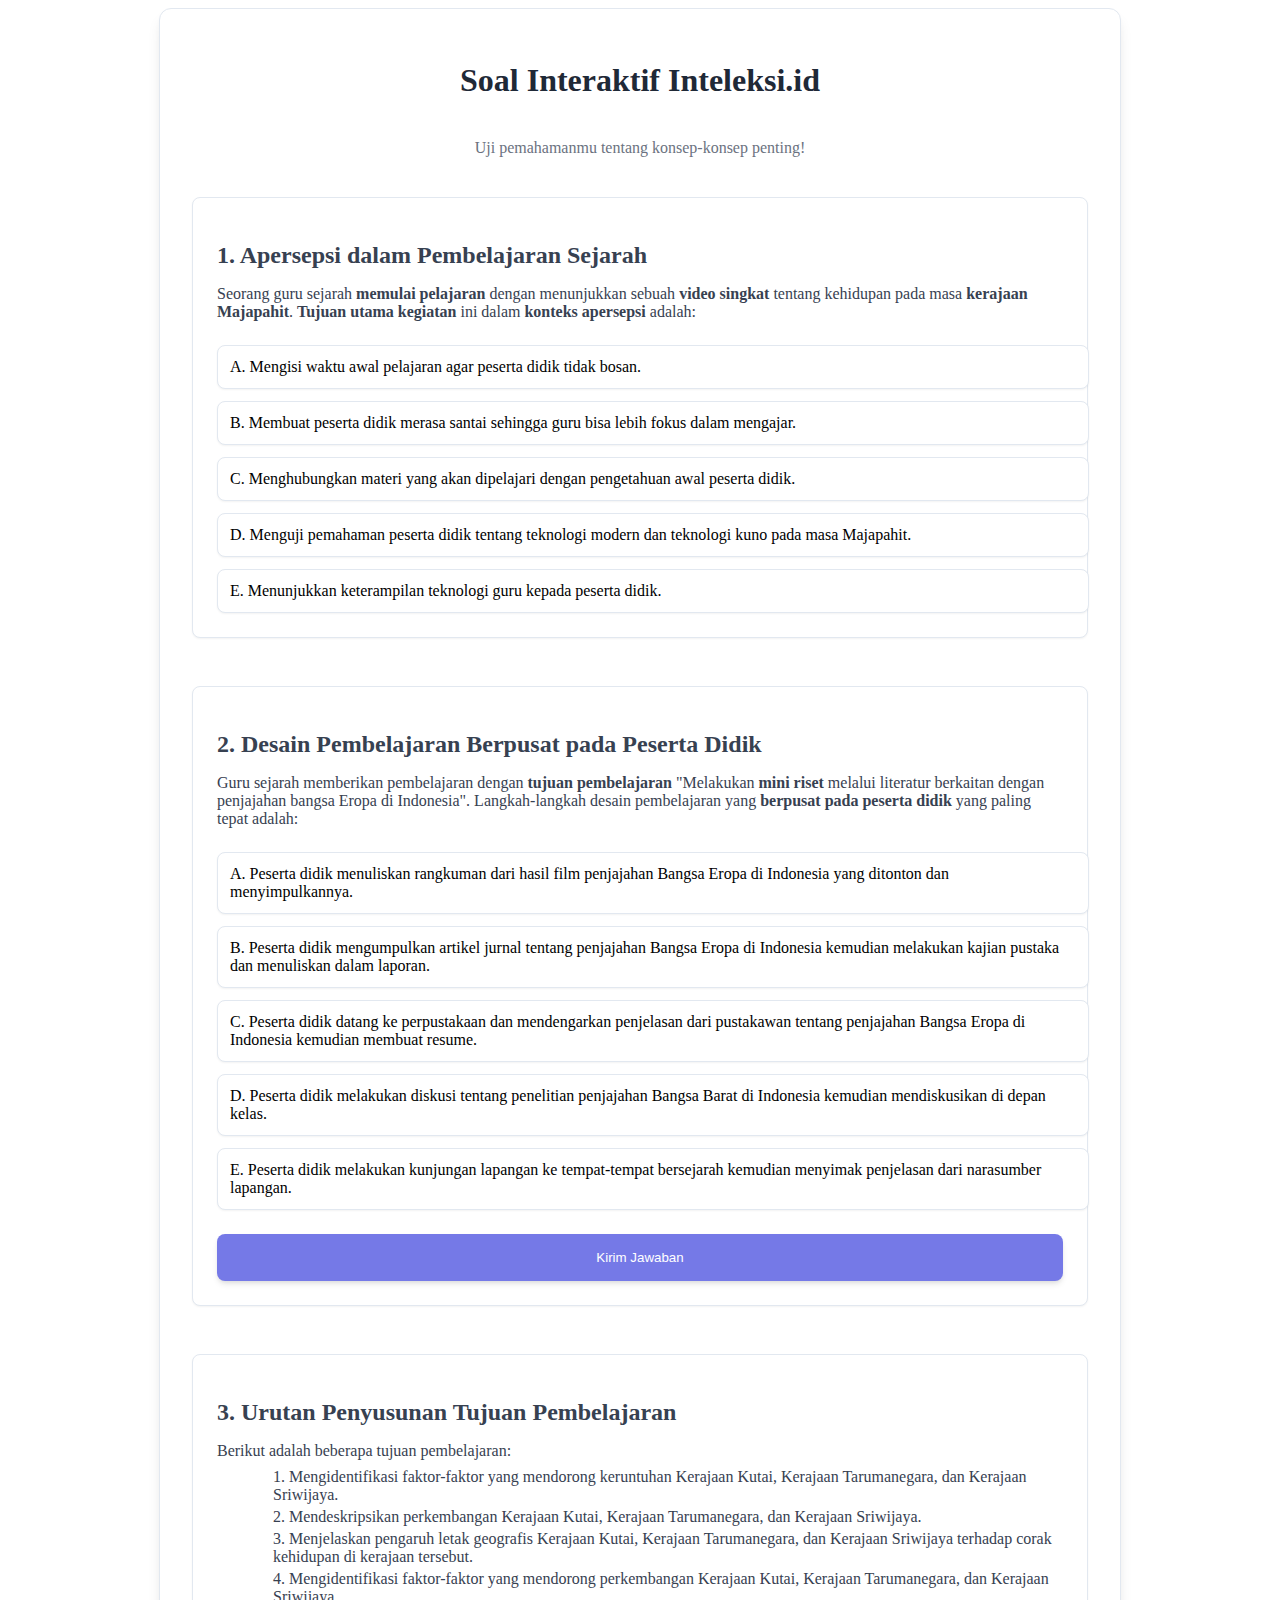
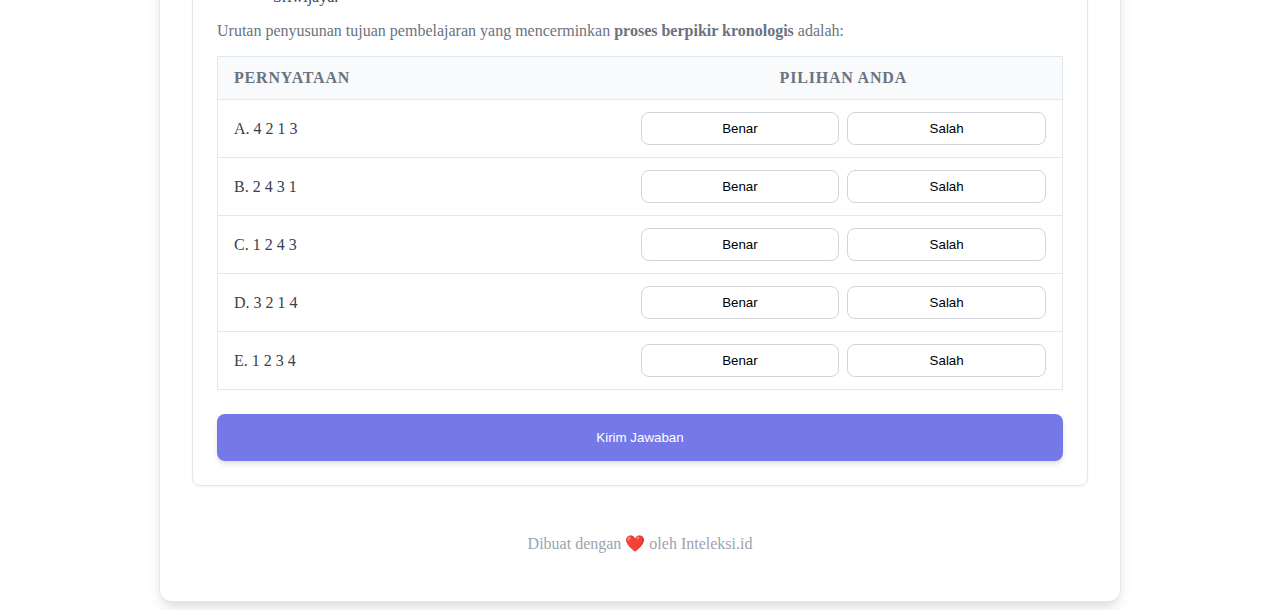
<file: soal/index.html>
<!DOCTYPE html>
<html lang="id">
<head>
    <meta charset="UTF-8">
    <meta name="viewport" content="width=device-width, initial-scale=1.0">
    <title>Soal Interaktif Inteleksi.id</title>
    <!-- Menghubungkan ke file CSS lokal -->
    <link rel="stylesheet" href="quizStyle.css">
</head>
<body>
    <div class="soal-container-main">
        <h1 class="soal-quiz-title">Soal Interaktif Inteleksi.id</h1>
        <p class="soal-text-center soal-text-base-color soal-mb-10">Uji pemahamanmu tentang konsep-konsep penting!</p>

        <!-- Soal 1: Single Choice -->
        <div id="quiz-1" class="soal-quiz-section">
            <h2 class="soal-question-heading">1. Apersepsi dalam Pembelajaran Sejarah</h2>
            <div class="soal soal-text-lg soal-text-gray-700">
                Seorang guru sejarah <strong>memulai pelajaran</strong> dengan menunjukkan sebuah <strong>video singkat</strong> tentang kehidupan pada masa <strong>kerajaan Majapahit</strong>. <strong>Tujuan utama kegiatan</strong> ini dalam <strong>konteks apersepsi</strong> adalah:
            </div>
            <div class="pilihan-soal" data-question-id="1" data-type="single">
                <ul class="soal-space-y-3 soal-answer-list">
                    <li class="soal-answer-item" data-value="A">A. Mengisi waktu awal pelajaran agar peserta didik tidak bosan.</li>
                    <li class="soal-answer-item" data-value="B">B. Membuat peserta didik merasa santai sehingga guru bisa lebih fokus dalam mengajar.</li>
                    <li class="soal-answer-item" data-value="C">C. Menghubungkan materi yang akan dipelajari dengan pengetahuan awal peserta didik.</li>
                    <li class="soal-answer-item" data-value="D">D. Menguji pemahaman peserta didik tentang teknologi modern dan teknologi kuno pada masa Majapahit.</li>
                    <li class="soal-answer-item" data-value="E">E. Menunjukkan keterampilan teknologi guru kepada peserta didik.</li>
                </ul>
            </div>
            <div id="feedback-1" class="soal-feedback-box">
                <!-- Umpan balik akan ditampilkan di sini -->
            </div>
        </div>

        <!-- Soal 8: Multiple Choice -->
        <div id="quiz-8" class="soal-quiz-section">
            <h2 class="soal-question-heading">2. Desain Pembelajaran Berpusat pada Peserta Didik</h2>
            <div class="soal soal-text-lg soal-text-gray-700">
                Guru sejarah memberikan pembelajaran dengan <strong>tujuan pembelajaran</strong> "Melakukan <strong>mini riset</strong> melalui literatur berkaitan dengan penjajahan bangsa Eropa di Indonesia". Langkah-langkah desain pembelajaran yang <strong>berpusat pada peserta didik</strong> yang paling tepat adalah:
            </div>
            <div class="pilihan-soal" data-question-id="8" data-type="multiple">
                <ul class="soal-space-y-3 soal-answer-list">
                    <li class="soal-answer-item" data-value="A">A. Peserta didik menuliskan rangkuman dari hasil film penjajahan Bangsa Eropa di Indonesia yang ditonton dan menyimpulkannya.</li>
                    <li class="soal-answer-item" data-value="B">B. Peserta didik mengumpulkan artikel jurnal tentang penjajahan Bangsa Eropa di Indonesia kemudian melakukan kajian pustaka dan menuliskan dalam laporan.</li>
                    <li class="soal-answer-item" data-value="C">C. Peserta didik datang ke perpustakaan dan mendengarkan penjelasan dari pustakawan tentang penjajahan Bangsa Eropa di Indonesia kemudian membuat resume.</li>
                    <li class="soal-answer-item" data-value="D">D. Peserta didik melakukan diskusi tentang penelitian penjajahan Bangsa Barat di Indonesia kemudian mendiskusikan di depan kelas.</li>
                    <li class="soal-answer-item" data-value="E">E. Peserta didik melakukan kunjungan lapangan ke tempat-tempat bersejarah kemudian menyimak penjelasan dari narasumber lapangan.</li>
                </ul>
                <button class="submit-multiple-btn soal-btn-custom-purple">Kirim Jawaban</button>
            </div>
            <div id="feedback-8" class="soal-feedback-box">
                <!-- Umpan balik akan ditampilkan di sini -->
            </div>
        </div>

        <!-- Soal 24: True/False (Tabel) -->
        <div id="quiz-24" class="soal-quiz-section">
            <h2 class="soal-question-heading">3. Urutan Penyusunan Tujuan Pembelajaran</h2>
            <div class="soal soal-text-lg soal-text-gray-700">
                Berikut adalah beberapa tujuan pembelajaran:
                <ol class="soal-ordered-list">
                    <li class="soal-ordered-list-item">Mengidentifikasi faktor-faktor yang mendorong keruntuhan Kerajaan Kutai, Kerajaan Tarumanegara, dan Kerajaan Sriwijaya.</li>
                    <li class="soal-ordered-list-item">Mendeskripsikan perkembangan Kerajaan Kutai, Kerajaan Tarumanegara, dan Kerajaan Sriwijaya.</li>
                    <li class="soal-ordered-list-item">Menjelaskan pengaruh letak geografis Kerajaan Kutai, Kerajaan Tarumanegara, dan Kerajaan Sriwijaya terhadap corak kehidupan di kerajaan tersebut.</li>
                    <li class="soal-ordered-list-item">Mengidentifikasi faktor-faktor yang mendorong perkembangan Kerajaan Kutai, Kerajaan Tarumanegara, dan Kerajaan Sriwijaya.</li>
                </ol>
                <p class="soal-text-base-color soal-mt-4">Urutan penyusunan tujuan pembelajaran yang mencerminkan <strong>proses berpikir kronologis</strong> adalah:</p>
            </div>
            <div class="pilihan-soal" data-question-id="24" data-type="true/false-table">
                <div class="soal-overflow-x-auto">
                    <table class="soal-quiz-table">
                        <thead>
                            <tr>
                                <th class="soal-table-header">Pernyataan</th>
                                <th class="soal-table-header" style="text-align: center;">Pilihan Anda</th>
                            </tr>
                        </thead>
                        <tbody>
                            <tr class="soal-statement-row" data-statement-id="24-A">
                                <td class="soal-table-cell">A. 4 2 1 3</td>
                                <td class="soal-table-cell">
                                    <div class="soal-flex soal-justify-center soal-space-x-2">
                                        <button class="soal-tf-option" data-value="Benar">Benar</button>
                                        <button class="soal-tf-option" data-value="Salah">Salah</button>
                                    </div>
                                </td>
                            </tr>
                            <tr class="soal-statement-row" data-statement-id="24-B">
                                <td class="soal-table-cell">B. 2 4 3 1</td>
                                <td class="soal-table-cell">
                                    <div class="soal-flex soal-justify-center soal-space-x-2">
                                        <button class="soal-tf-option" data-value="Benar">Benar</button>
                                        <button class="soal-tf-option" data-value="Salah">Salah</button>
                                    </div>
                                </td>
                            </tr>
                            <tr class="soal-statement-row" data-statement-id="24-C">
                                <td class="soal-table-cell">C. 1 2 4 3</td>
                                <td class="soal-table-cell">
                                    <div class="soal-flex soal-justify-center soal-space-x-2">
                                        <button class="soal-tf-option" data-value="Benar">Benar</button>
                                        <button class="soal-tf-option" data-value="Salah">Salah</button>
                                    </div>
                                </td>
                            </tr>
                            <tr class="soal-statement-row" data-statement-id="24-D">
                                <td class="soal-table-cell">D. 3 2 1 4</td>
                                <td class="soal-table-cell">
                                    <div class="soal-flex soal-justify-center soal-space-x-2">
                                        <button class="soal-tf-option" data-value="Benar">Benar</button>
                                        <button class="soal-tf-option" data-value="Salah">Salah</button>
                                    </div>
                                </td>
                            </tr>
                            <tr class="soal-statement-row" data-statement-id="24-E">
                                <td class="soal-table-cell">E. 1 2 3 4</td>
                                <td class="soal-table-cell">
                                    <div class="soal-flex soal-justify-center soal-space-x-2">
                                        <button class="soal-tf-option" data-value="Benar">Benar</button>
                                        <button class="soal-tf-option" data-value="Salah">Salah</button>
                                    </div>
                                </td>
                            </tr>
                        </tbody>
                    </table>
                </div>
                <button class="submit-tf-table-btn soal-btn-custom-purple">Kirim Jawaban</button>
            </div>
            <div id="feedback-24" class="soal-feedback-box">
                <!-- Umpan balik akan ditampilkan di sini -->
            </div>
        </div>

        <p class="soal-text-center soal-text-gray-400 soal-text-sm soal-mt-10">Dibuat dengan ❤️ oleh Inteleksi.id</p>
    </div>

    <!-- Menghubungkan file JavaScript data kuis -->
    <script src="quizData.js"></script>
    <!-- Menghubungkan file JavaScript logika kuis -->
    <script src="quizLogic.js"></script>
</body>
</html>
</file>
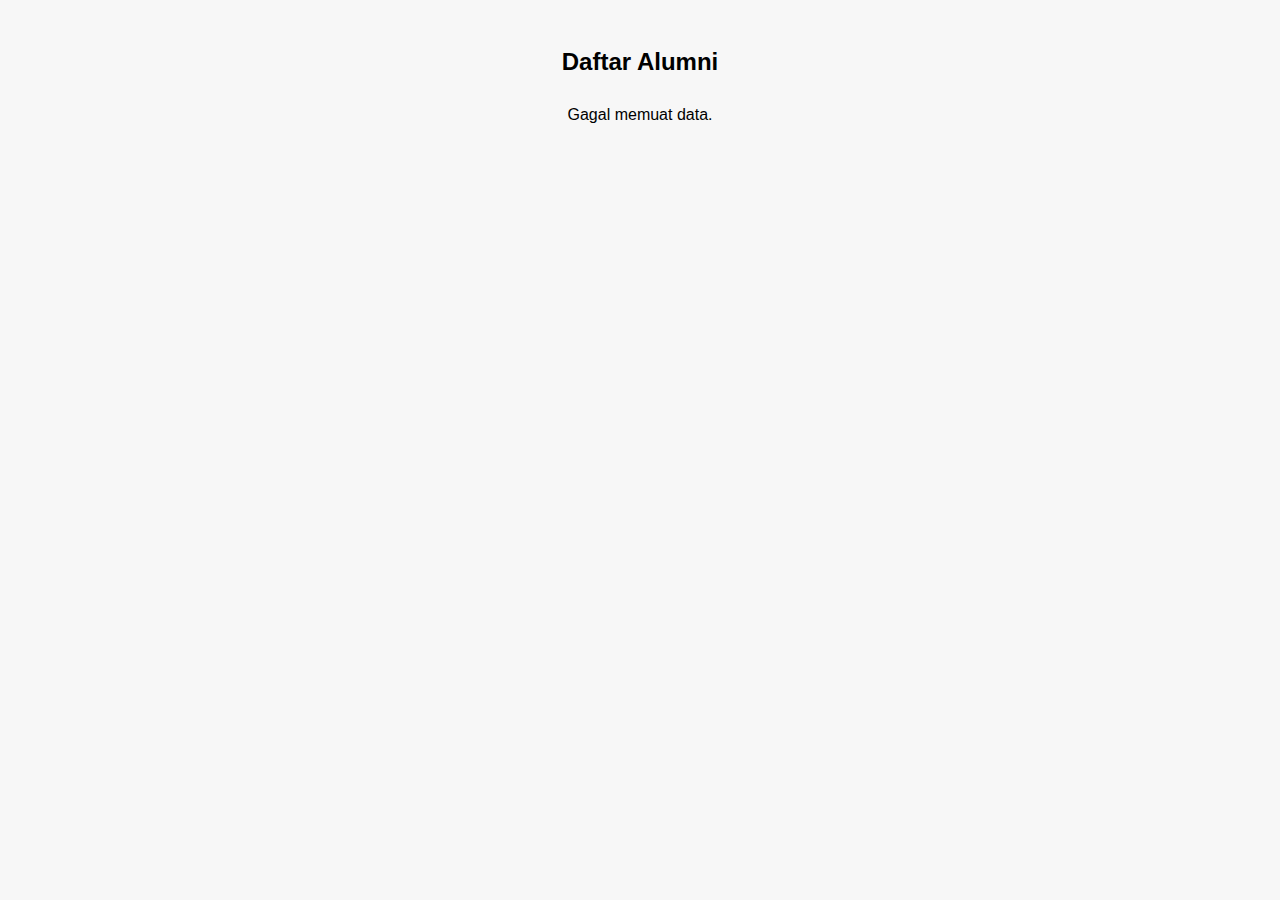
<file: excel.html>
<!DOCTYPE html>
<html>
<head>
  <title>Alumni Cards</title>
  <style>
    body {
      font-family: Arial, sans-serif;
      padding: 20px;
      background-color: #f7f7f7;
    }

    h2 {
      text-align: center;
      margin-bottom: 20px;
    }

    .flex-container {
      display: flex;
      flex-wrap: wrap;
      gap: 20px;
      justify-content: center;
    }

    .card {
      background-color: #fff;
      border: 1px solid #ddd;
      border-radius: 8px;
      width: 260px;
      padding: 15px;
      box-shadow: 2px 2px 6px rgba(0,0,0,0.1);
      transition: transform 0.2s;
    }

    .card:hover {
      transform: scale(1.03);
    }

    .card h1 {
      margin: 0;
      font-size: 1.2em;
      color: #333;
    }

    .card span {
      display: block;
      margin-top: 8px;
      font-weight: bold;
      color: #555;
    }

    .card p {
      margin-top: 10px;
      color: #444;
    }

    #output {
      margin-top: 30px;
    }
  </style>
</head>
<body>
  <h2>Daftar Alumni</h2>
  <div id="output" class="flex-container">Memuat data...</div>

  <script>
    const sheetURL = "https://docs.google.com/spreadsheets/d/e/2PACX-1vSZ_FV9H3ISesA2Zm056VrJWEYTiufYgzAmaMIngrDCzfLcEfs68voWcRMeZBexnmwT7brlofOm4dvD/pubhtml";
    const proxyURL = "https://api.allorigins.win/get?url=" + encodeURIComponent(sheetURL);

    fetch(proxyURL)
      .then(response => response.json())
      .then(data => {
        const html = data.contents;
        console.log("HTML fetched:", html); // Debug log

        const parser = new DOMParser();
        const doc = parser.parseFromString(html, "text/html");
        const table = doc.querySelector("table");
        const rows = table?.querySelectorAll("tr");

        if (!rows || rows.length === 0) {
          document.getElementById("output").innerText = "Data tidak ditemukan.";
          return;
        }

        let output = "";
        for (let i = 0; i < rows.length; i++) {
          const cells = rows[i].querySelectorAll("td");
          const isHeader = rows[i].querySelectorAll("th").length > 0;
          if (isHeader || cells.length < 3) continue;

          const name  = cells[0]?.innerText.trim() || "";
          const kelas = cells[1]?.innerText.trim() || "";
          const isi   = cells[2]?.innerText.trim() || "";

          output += `
            <div class="card">
              <h1>${name}</h1>
              <span>Kelas ${kelas}</span>
              <p>${isi}</p>
            </div>
          `;
        }

        document.getElementById("output").innerHTML = output;
      })
      .catch(error => {
        console.error("Error saat fetch:", error);
        document.getElementById("output").innerText = "Gagal memuat data.";
      });
  </script>
</body>
</html>
</file>
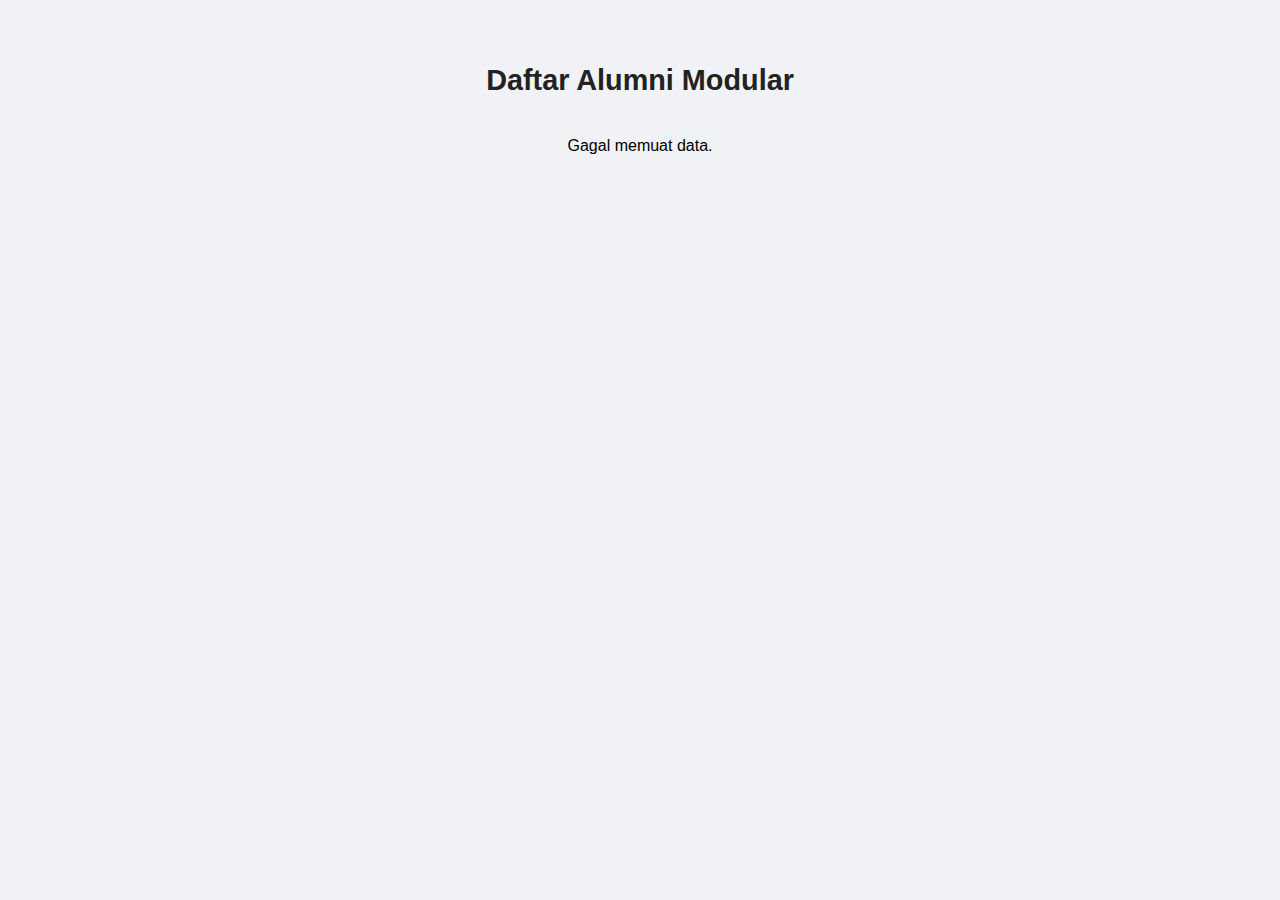
<file: excel3.html>
<!DOCTYPE html>
<html lang="id">
<head>
  <meta charset="UTF-8">
  <title>Kartu Alumni Modular</title>
  <meta name="viewport" content="width=device-width, initial-scale=1">
  <style>
    body {
      font-family: 'Segoe UI', sans-serif;
      background-color: #f0f2f5;
      margin: 0;
      padding: 40px 20px;
    }

    .al-title {
      text-align: center;
      margin-bottom: 40px;
      color: #222;
      font-size: 1.8em;
    }

    .al-container {
      display: flex;
      flex-wrap: wrap;
      gap: 20px;
      justify-content: center;
    }

    .al-card {
      background-color: #fff;
      border-radius: 12px;
      box-shadow: 0 8px 20px rgba(0, 0, 0, 0.08);
      width: 260px;
      padding: 20px;
      text-align: center;
      transition: transform 0.3s ease, box-shadow 0.3s ease;
    }

    .al-card:hover {
      transform: translateY(-6px);
      box-shadow: 0 12px 30px rgba(0, 0, 0, 0.12);
    }

    .al-card-img {
      width: 80px;
      height: 80px;
      object-fit: cover;
      border-radius: 50%;
      margin-bottom: 12px;
      background-color: #ddd;
    }

    .al-card-class {
      display: block;
      margin-top: 6px;
      font-weight: bold;
      color: #666;
    }

    .al-card-text {
      margin-top: 10px;
      font-size: 0.95em;
      color: #444;
    }

    a {
      color: #3366cc;
      text-decoration: none;
    }

    @media screen and (max-width: 600px) {
      .al-card {
        width: 90%;
      }

      .al-card-img {
        width: 70px;
        height: 70px;
      }

      .al-card-text {
        font-size: 0.9em;
      }
    }
  </style>
</head>
<body>
  <h2 class="al-title">Daftar Alumni Modular</h2>
  <div id="output" class="al-container">Memuat data...</div>

  <script>
    const sheetID = "1KitZ38J8Ho4W3g2w1kxZqQ8UPm0AXdzlSVnA5xs95aI";
    const sheetName = "Sheet1";

    // Konfigurasi fleksibel: ubah hanya di sini!
    const schema = [
       { key: "img", label: "Foto", type: "image" },
      { key: "name", label: "Nama", type: "text" },
      { key: "kelas", label: "Kelas", type: "badge" },
      { key: "isi", label: "Deskripsi", type: "text" }
    ];

    async function fetchAlumniData() {
      const url = `https://docs.google.com/spreadsheets/d/${sheetID}/gviz/tq?tqx=out:json&sheet=${sheetName}&nocache=${Date.now()}`;
      const res = await fetch(url);
      const text = await res.text();
      const json = JSON.parse(text.substr(47).slice(0, -2));
      return json.table.rows;
    }

    function parseRow(row) {
      const data = {};
      schema.forEach((field, index) => {
        const raw = row.c[index]?.v || "";
        data[field.key] = raw;
      });
      return data;
    }

    function generateCard(data) {
      let html = `<div class="al-card">`;

      schema.forEach(field => {
        const value = data[field.key];
        if (field.type === "image") {
          const imgSrc = value && value.startsWith("http") ? value : "https://placehold.co/80";
          html += `<img src="${imgSrc}" alt="${data.name}" class="al-card-img">`;
        } else if (field.type === "badge") {
          html += `<span class="al-card-class">${field.label}: ${value}</span>`;
        } else if (field.type === "link") {
          html += `<p class="al-card-text">${field.label}: <a href="mailto:${value}">${value}</a></p>`;
        } else {
          html += `<p class="al-card-text">${field.label}: ${value}</p>`;
        }
      });

      html += `</div>`;
      return html;
    }

    async function renderAlumniCards() {
      try {
        const rows = await fetchAlumniData();
        const html = rows.map(parseRow).map(generateCard).join("");
        document.getElementById("output").innerHTML = html;
      } catch (err) {
        console.error("Gagal fetch:", err);
        document.getElementById("output").innerText = "Gagal memuat data.";
      }
    }

    renderAlumniCards();
  </script>
</body>
</html>
</file>
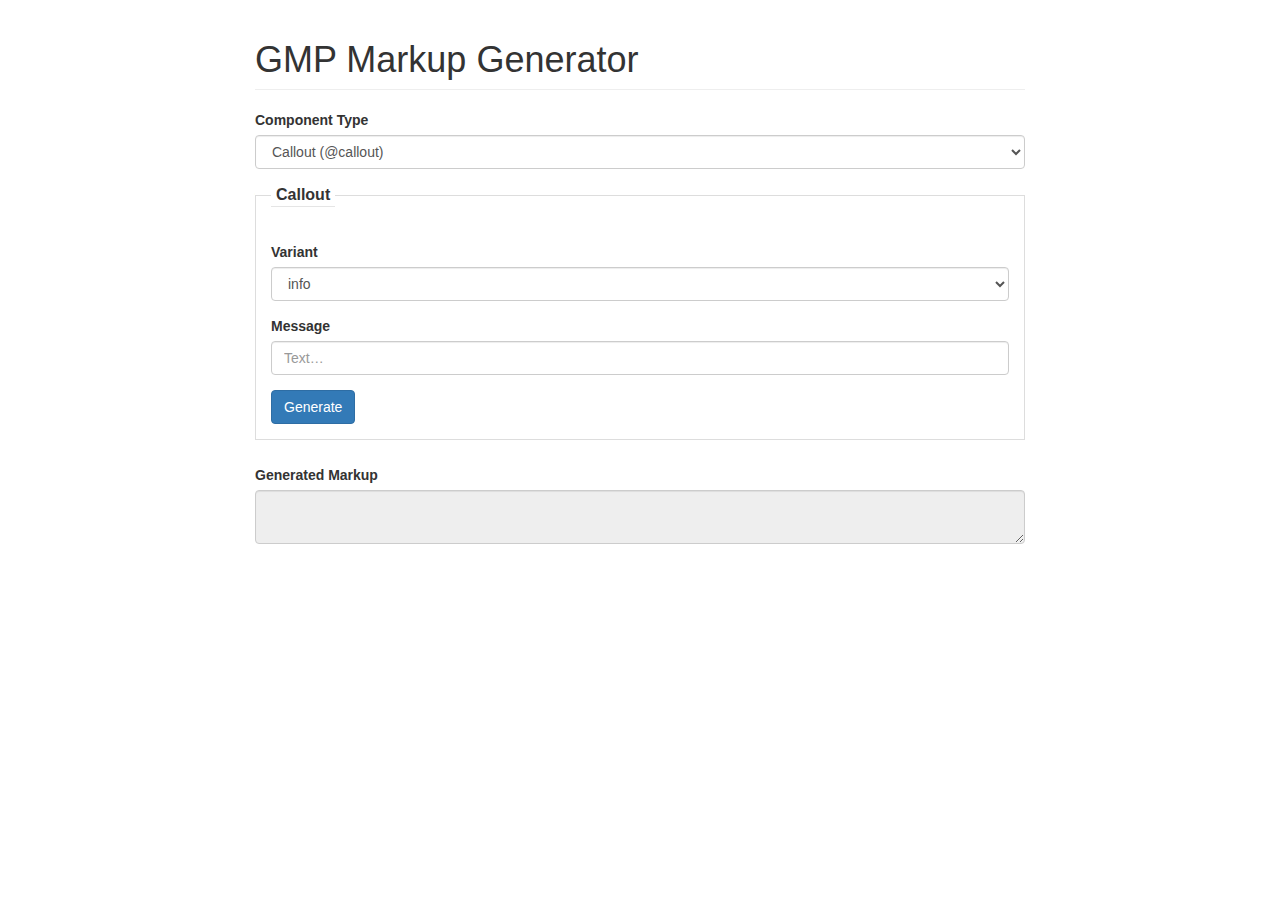
<file: generator.html>
<!DOCTYPE html>
<html lang="en">
<head>
  <meta charset="utf-8">
  <title>GMP Component Generator</title>
  <meta name="viewport" content="width=device-width, initial-scale=1">

  <!-- ⚡ Bootstrap 3 CDN -->
  <link rel="stylesheet"
        href="https://maxcdn.bootstrapcdn.com/bootstrap/3.4.1/css/bootstrap.min.css">

  <style>
    /* ───────────────────────────────────────────────
       Small custom layer on top of Bootstrap 3
       ─────────────────────────────────────────────── */
    .container       { max-width:800px; }
    textarea         { resize:vertical; }
    code             { white-space:pre; }
    fieldset         { margin-bottom:25px; border:1px solid #ddd; padding:15px; }
    fieldset legend  { width:auto; padding:0 5px; font-size:16px; font-weight:600; }
    .copy-badge      { color:#3c763d; font-weight:600; visibility:hidden; margin-left:.4em; }
    [hidden]         { display:none!important; }
  </style>
</head>
<body>

<div class="container">
  <h1 class="page-header">GMP Markup Generator</h1>

  <!-- 1️⃣ component selector -->
  <div class="form-group">
    <label for="component">Component Type</label>
    <select id="component" class="form-control">
      <option value="callout">Callout (@callout)</option>
      <option value="button">Button (@button)</option>
      <option value="collapse">Dropdown / Collapse (@dropdown)</option>
      <option value="guidelist">Guide List (@guidelist)</option>
      <option value="reference">Reference Block (@reference)</option>
      <option value="tab">Tabs (@tab)</option>
    </select>
  </div>

  <!-- 2️⃣ dynamic options mount here -->
  <div id="options"></div>

  <!-- 3️⃣ output -->
  <div class="form-group">
    <label for="result">
      Generated Markup
      <span id="copied" class="copy-badge">copied ✔</span>
    </label>
    <textarea id="result" class="form-control" readonly></textarea>
  </div>
</div><!-- /.container -->


<!-- jQuery + Bootstrap JS (only for Bootstrap widgets; logic is vanilla) -->
<script src="https://code.jquery.com/jquery-3.6.0.min.js"></script>
<script src="https://maxcdn.bootstrapcdn.com/bootstrap/3.4.1/js/bootstrap.min.js"></script>

<script>
/* ============================================================
   Ultra-mini template factory · Bootstrap 3 Edition
   ============================================================ */

/* keep our own $q so we don’t collide with jQuery’s $ */
const $q = (sel, ctx = document) => ctx.querySelector(sel);

const optionsEl = $q('#options');
const resultEl  = $q('#result');
const copiedEl  = $q('#copied');

/* util: copy to clipboard + show badge */
function copyAndFlash(txt) {
  if (navigator.clipboard) {
    navigator.clipboard.writeText(txt).catch(()=>{});
  }
  copiedEl.style.visibility = 'visible';
  setTimeout(() => copiedEl.style.visibility = 'hidden', 1600);
}

/* ---------- HTML template factory ---------- */
const T = {
  callout: ({ variant, message }) => `<div class="gmp_alert alert_${variant}">
  <div class="alert_message">
    ${message || `A simple ${variant} alert—check it out!`}
  </div>
</div>`,

  button: ({ sizes, extras, label, href, icon }) => {
    const cls   = ['gmp_button', ...sizes, ...extras].join(' ');
    const glyph = icon
      ? `<svg viewBox="0 0 24 24"><path d="M19,13H13V19H11V13H5V11H11V5H13V11H19V13Z"></path></svg>`
      : '';
    return `<a class="${cls}" href="${href || '#'}">${glyph}${label}</a>`;
  },

  collapse: ({ panels }) => {
    const items = panels.map(p => `
  <div class="collapse_panel">
    <div class="collapse_header">
      <div class="collapse_title">${p.title}</div>
    </div>
    <div class="collapse_content">${p.content}</div>
  </div>`).join('\n');
    return `<div class="gmp_collapse">${items}
</div>`;
  },

  guidelist: ({ steps }) => {
    const lis = steps.map(t => `    <li><p>${t}</p></li>`).join('\n');
    return `<div class="guide_list">
  <ol>
${lis}
  </ol>
</div>`;
  },

  reference: ({ lines }) => {
    const body = lines.join('<br/>\n  ');
    return `<div class="post_reference">
  <strong>Reference:</strong>
  ${body}
</div>`;
  },

  tab: ({ tabs }) => {
    const nav   = tabs.map((t,i) =>
`  <button class="tab_btn${i===0?' active':''}" data-tab="${i}">${t.title}</button>`).join('\n');
    const panes = tabs.map((t,i) =>
`  <div class="tab_pane${i===0?' active':''}">${t.content}</div>`).join('\n');
    return `<div class="gmp_tab">
${nav}
${panes}
</div>`;
  }
};

/* ---------- Bootstrap-flavoured form blueprints ---------- */
const Forms = {
  callout: () => `
<fieldset>
  <legend>Callout</legend>

  <div class="form-group">
    <label>Variant</label>
    <select name="variant" class="form-control">
      <option>info</option><option>warning</option>
      <option>success</option><option>error</option>
    </select>
  </div>

  <div class="form-group">
    <label>Message</label>
    <input name="message" class="form-control" placeholder="Text…">
  </div>

  <button class="btn btn-primary">Generate</button>
</fieldset>`,

  button: () => `
<fieldset>
  <legend>Button</legend>

  <div class="form-group">
    <label>Label</label>
    <input name="label" class="form-control" value="Button">
  </div>

  <div class="form-group">
    <label>Href</label>
    <input name="href" class="form-control" value="#">
  </div>

  <div class="form-group">
    <label>Size</label>
    <select name="size" class="form-control">
      <option>small</option><option>medium</option><option>large</option>
    </select>
  </div>

  <div class="form-group">
    <label>Extras</label><br/>
    ${['rounded','elevated','filled','filled_tonal','outlined','fab','extended','fwm']
      .map(x => `<label class="checkbox-inline">
                  <input type="checkbox" name="extras" value="${x}"> ${x}
                 </label>`).join(' ')}
  </div>

  <div class="checkbox">
    <label><input type="checkbox" name="icon"> include “+” icon</label>
  </div>

  <button class="btn btn-primary">Generate</button>
</fieldset>`,

  collapse: () => `
<fieldset>
  <legend>Collapse Panels</legend>

  <div id="panels"></div>
  <button type="button" id="addPanel" class="btn btn-default">+ Panel</button>
  <button class="btn btn-primary">Generate</button>
</fieldset>`,

  guidelist: () => `
<fieldset>
  <legend>Guide Steps</legend>

  <div id="steps"></div>
  <button type="button" id="addStep" class="btn btn-default">+ Step</button>
  <button class="btn btn-primary">Generate</button>
</fieldset>`,

  reference: () => `
<fieldset>
  <legend>Reference URLs</legend>

  <div class="form-group">
    <textarea name="refs" class="form-control"
              placeholder="https://example.com/\nhttps://second.com/"></textarea>
  </div>

  <button class="btn btn-primary">Generate</button>
</fieldset>`,

  tab: () => `
<fieldset>
  <legend>Tabs</legend>

  <div id="tabs"></div>
  <button type="button" id="addTab" class="btn btn-default">+ Tab</button>
  <button class="btn btn-primary">Generate</button>
</fieldset>`
};

/* ---------- mount initial form & handle switches ---------- */
$q('#component').addEventListener('change', renderForm);
renderForm();               /* initial load */

function renderForm() {
  const type = $q('#component').value;
  optionsEl.innerHTML = Forms[type]();

  /* add dynamic list controls when needed */
  if (type === 'collapse')  buildList('panels',  'Title', 'Content');
  if (type === 'guidelist') buildList('steps',   'Step');
  if (type === 'tab')       buildList('tabs',    'Title', 'Content');

  /* bind the last <button> inside the fieldset as “Generate” */
  $q('button.btn-primary', optionsEl).addEventListener('click', e => {
    e.preventDefault();
    generate(type);
  });
}

/* helper to create repeat-able blocks (panels, steps, tabs) */
function buildList(id, fieldA, fieldB) {
  const wrap   = $q('#' + id, optionsEl);
  const addBtn = $q('#add' + id.charAt(0).toUpperCase() + id.slice(1).replace(/s$/, ''), optionsEl);

  addItem();                      /* one default entry */
  addBtn.addEventListener('click', addItem);

  function addItem() {
    const idx = wrap.children.length + 1;
    const div = document.createElement('div');
    div.className = 'well well-sm';   /* Bootstrap framing */

    div.innerHTML =
      `<div class="form-group">
         <label>${fieldA} ${idx}</label>
         <input class="form-control">
       </div>` +

      (fieldB
        ? `<div class="form-group">
             <label>${fieldB}</label>
             <textarea rows="2" class="form-control"></textarea>
           </div>`
        : '');

    wrap.appendChild(div);
  }
}

/* ---------- generator core ---------- */
function generate(type) {
  const f = optionsEl;   let html = '';

  if (type === 'callout') {
    html = T.callout({
      variant: $q('[name="variant"]', f).value,
      message: $q('[name="message"]', f).value.trim()
    });
  }

  else if (type === 'button') {
    const extras = [...f.querySelectorAll('[name="extras"]:checked')].map(el => el.value);
    html = T.button({
      sizes: [ $q('[name="size"]', f).value ],
      extras,
      label: $q('[name="label"]', f).value,
      href:  $q('[name="href"]',  f).value,
      icon:  $q('[name="icon"]',  f).checked
    });
  }

  else if (type === 'collapse') {
    const panels = [...$q('#panels', f).children].map(div => {
      const inputs = div.querySelectorAll('input,textarea');
      return { title: inputs[0].value || 'Collapsible', content: inputs[1].value || 'Content' };
    });
    html = T.collapse({ panels });
  }

  else if (type === 'guidelist') {
    const steps = [...$q('#steps', f).querySelectorAll('input')]
                 .map(i => i.value || 'Content');
    html = T.guidelist({ steps });
  }

  else if (type === 'reference') {
    const lines = $q('[name="refs"]', f).value
                   .split(/\r?\n/)
                   .filter(l => l.trim());
    html = T.reference({ lines });
  }

  else if (type === 'tab') {
    const tabs = [...$q('#tabs', f).children].map(div => {
      const [title, content] = div.querySelectorAll('input,textarea');
      return {
        title:   title.value   || 'Tab',
        content: content.value || 'Content'
      };
    });
    html = T.tab({ tabs });
  }

  resultEl.value = html;
  copyAndFlash(html);
}
</script>
</body>
</html>
</file>
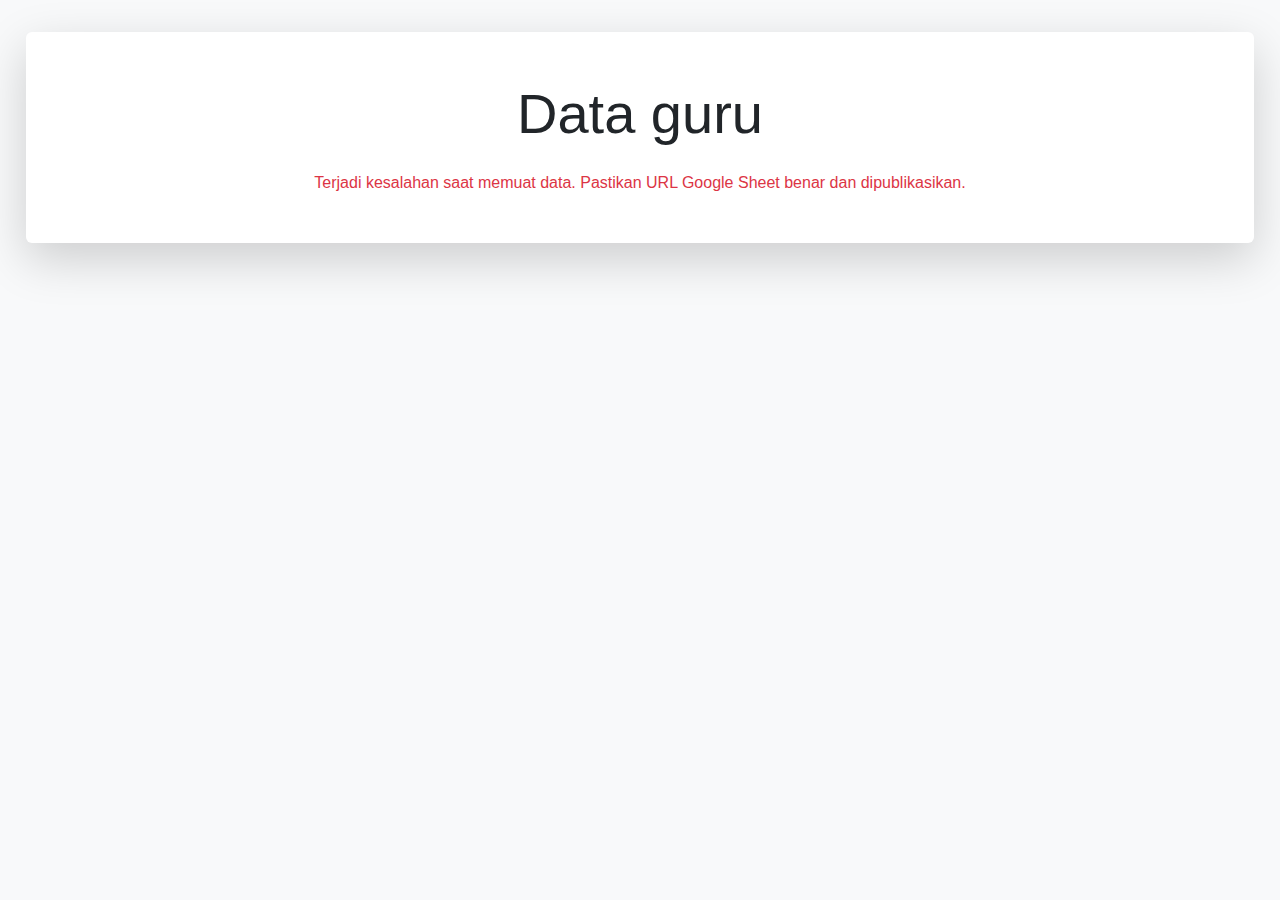
<file: guru.html>
<!DOCTYPE html>
<html lang="id">
<head>
    <meta charset="UTF-8">
    <meta name="viewport" content="width=device-width, initial-scale=1.0">
    <title>Tabel Data dari Google Sheet</title>
    <!-- Bootstrap CSS CDN -->
    <link href="https://cdn.jsdelivr.net/npm/bootstrap@5.3.3/dist/css/bootstrap.min.css" rel="stylesheet" xintegrity="sha384-QWTKZyjpPEjISv5WaRU9OFeRpok6YctnYmDr5pNlyT2bRjXh0JMhjY6hW+ALEwIH" crossorigin="anonymous">
    <style>
        /* CSS Kustom untuk Sticky Header dan Kolom Pertama, serta Responsivitas */

        /* Kelas untuk styling body */
        .app-body-style {
            font-family: 'Inter', sans-serif;
            font-size: 16px; /* Ukuran font default untuk desktop */
            background-color: #f8f9fa; /* Bootstrap's light background */
            padding: 0;
            margin: 0;
        }

        /* Kelas untuk membuat header tabel lengket (sticky) */
        .sticky-header-th {
            position: sticky;
            top: 0;
            background-color: #f9fafb; /* Warna latar belakang light gray */
            z-index: 10; /* Pastikan di atas konten lain saat scroll */
            box-shadow: 0 2px 2px -1px rgba(0, 0, 0, 0.1); /* Sedikit bayangan untuk efek elevasi */
        }

        /* Kelas untuk membuat kolom pertama lengket (sticky) */
        .sticky-first-col {
            position: sticky;
            left: 0;
            background-color: #f9fafb; /* Warna latar belakang light gray */
            z-index: 11; /* Lebih tinggi dari header agar tumpang tindih dengan benar */
            box-shadow: 2px 0 2px -1px rgba(0, 0, 0, 0.1); /* Sedikit bayangan untuk efek elevasi */
        }

        /* Menyesuaikan z-index untuk sudut persimpangan header dan kolom pertama */
        .sticky-header-th.sticky-first-col {
            z-index: 12; /* Paling tinggi agar selalu terlihat di sudut */
        }

        /* Pastikan kontainer tabel memiliki scrollbar dan sel tidak terpotong oleh sticky positioning */
        .table-scroll-container {
            max-height: 80vh; /* Batasi tinggi kontainer agar scrollbar muncul */
            overflow: auto; /* Aktifkan scrolling di kontainer */
        }

        /* Media Queries untuk Responsivitas (menggunakan breakpoint Bootstrap) */
        /* Small devices (potrait tablets and large phones, 576px and up) */
        @media (max-width: 767.98px) { /* Equivalent to Bootstrap's sm breakpoint */
            .app-body-style {
                font-size: 14px; /* Perkecil ukuran font dasar */
            }
            .main-content-wrapper { /* Menggunakan kelas baru untuk wrapper utama */
                padding: 1rem; /* Kurangi padding kontainer */
            }
            .display-4 { /* Untuk h1 */
                font-size: 2rem; /* Perkecil ukuran judul */
            }
            .table-cell-padding-responsive { /* Kelas untuk padding sel tabel responsif */
                padding: 0.5rem 0.75rem !important; /* Kurangi padding sel tabel */
                font-size: 0.75rem !important; /* Perkecil ukuran font sel tabel */
            }
        }

        /* Extra small devices (phones, less than 576px) */
        @media (max-width: 575.98px) { /* Equivalent to Bootstrap's xs breakpoint */
            .app-body-style {
                font-size: 12px; /* Perkecil ukuran font dasar lebih lanjut */
            }
            .main-content-wrapper { /* Menggunakan kelas baru untuk wrapper utama */
                padding: 0.75rem; /* Kurangi padding kontainer lebih lanjut */
            }
            .display-4 { /* Untuk h1 */
                font-size: 1.75rem; /* Perkecil ukuran judul lebih lanjut */
            }
            .table-cell-padding-responsive { /* Kelas untuk padding sel tabel responsif */
                padding: 0.4rem 0.6rem !important; /* Kurangi padding sel tabel lebih lanjut */
                font-size: 0.7rem !important; /* Perkecil ukuran font sel tabel lebih lanjut */
            }
            /* Pastikan kolom pertama sticky tetap terlihat */
            .sticky-first-col {
                min-width: 80px; /* Atur lebar minimum agar tidak terlalu kecil */
            }
        }
    </style>
</head>
<body class="app-body-style">
    <!-- Mengubah div container menjadi div fullwidth dengan padding -->
    <div class="main-content-wrapper bg-white p-4 p-md-5 rounded shadow-lg mx-auto" style="max-width: 96%; margin-top: 2rem; margin-bottom: 2rem;">
        <h1 class="display-4 text-center text-dark mb-4">Data guru</h1>
        
        <!-- Indikator loading saat data sedang dimuat -->
        <div id="loading" class="text-center text-muted mb-3">Memuat data...</div>

        <!-- Kontainer tabel, akan diisi oleh JavaScript -->
        <div id="table-container" class="table-responsive border rounded table-scroll-container">
            <!-- Elemen tabel HTML. ID 'data-table' hanya untuk identifikasi DOM,
                 script tidak perlu tahu 'nama tabel' dari spreadsheet. -->
            <table id="data-table" class="table table-bordered table-hover mb-0">
                <thead class="bg-light">
                    <tr id="table-header">
                        <!-- Header tabel akan diisi secara dinamis oleh JavaScript -->
                    </tr>
                </thead>
                <tbody id="table-body">
                    <!-- Baris data akan diisi secara dinamis oleh JavaScript -->
                </tbody>
            </table>
        </div>

        <!-- Pesan error jika terjadi masalah saat memuat data -->
        <div id="error-message" class="d-none text-center text-danger mt-3">
            Terjadi kesalahan saat memuat data. Pastikan URL Google Sheet benar dan dipublikasikan.
        </div>
    </div>

    <!-- Bootstrap Bundle with Popper -->
    <script src="https://cdn.jsdelivr.net/npm/bootstrap@5.3.3/dist/js/bootstrap.bundle.min.js" xintegrity="sha384-YvpcrYf0tY3lHB60NNkmXc5s9fDVZLESaAA55NDzOxhy9GkcIdslK1eN7N6jIeHz" crossorigin="anonymous"></script>

    <script>
        // =====================================================================
        // PENTING: Konfigurasi URL Google Sheet Anda di sini!
        // =====================================================================
        // Ganti 'YOUR_SHEET_ID_HERE' dengan ID unik dari Google Sheet Anda.
        // ID ini adalah bagian dari URL spreadsheet Anda setelah '/d/' dan sebelum '/pub'.
        // Contoh: https://docs.google.com/spreadsheets/d/YOUR_SHEET_ID_HERE/edit#gid=0
        const GOOGLE_SHEET_ID = '2PACX-1vQk28bM2xkHw7YKmd0Y-37QL0TSpdmF-UWzv1X84tPmi2e3xwJqfiusvB8h4W7u8A';

        // Ganti 'YOUR_GID_HERE' dengan ID dari sheet spesifik yang ingin Anda tampilkan.
        // Setiap tab (sheet) dalam Google Sheet memiliki GID unik.
        // Anda bisa menemukannya di URL browser saat Anda membuka tab sheet tersebut (setelah '#gid=').
        // Contoh: https://docs.google.com/spreadsheets/d/.../edit#gid=YOUR_GID_HERE
        const GOOGLE_SHEET_GID = '1515080016';

        // URL lengkap untuk mengambil data TSV dari Google Sheet yang dipublikasikan.
        // Jangan ubah bagian ini, cukup ubah GOOGLE_SHEET_ID dan GOOGLE_SHEET_GID di atas.
        const GOOGLE_SHEET_TSV_URL = `https://docs.google.com/spreadsheets/d/e/${GOOGLE_SHEET_ID}/pub?gid=${GOOGLE_SHEET_GID}&single=true&output=tsv`;
        // =====================================================================

        // Mendapatkan referensi ke elemen-elemen HTML yang akan dimanipulasi
        const loadingElement = document.getElementById('loading');
        const tableContainer = document.getElementById('table-container');
        const tableHeaderRow = document.getElementById('table-header'); 
        const tableBody = document.getElementById('table-body');   
        const errorMessage = document.getElementById('error-message');
        const dataTable = document.getElementById('data-table');

        /**
         * Fungsi asinkron untuk mengambil data dari Google Sheet dan merender tabel HTML.
         * Fungsi ini tidak memerlukan 'nama tabel' spesifik dari spreadsheet,
         * hanya URL data TSV.
         */
        async function fetchDataAndRenderTable() {
            loadingElement.classList.remove('d-none'); // Tampilkan indikator loading
            tableContainer.classList.add('d-none');   // Sembunyikan tabel sementara
            errorMessage.classList.add('d-none');     // Sembunyikan pesan error

            try {
                // Mengambil data dari URL Google Sheet
                const response = await fetch(GOOGLE_SHEET_TSV_URL);

                // Memeriksa apakah respons HTTP berhasil
                if (!response.ok) {
                    throw new Error(`Kesalahan HTTP! status: ${response.status}`);
                }

                // Mengambil teks TSV dari respons
                const tsvText = await response.text();
                // Memisahkan teks TSV menjadi baris-baris
                const rows = tsvText.trim().split('\n'); 
                
                // Memeriksa jika tidak ada data yang ditemukan
                if (rows.length === 0) {
                    throw new Error('Tidak ada data yang ditemukan di Google Sheet.');
                }

                // Baris pertama TSV dianggap sebagai header tabel, dipisahkan oleh tab
                const headers = rows[0].split('\t').map(header => header.trim()); 
                // Sisa baris adalah data tabel, dipisahkan oleh tab
                const dataRows = rows.slice(1); 

                // Mengisi header tabel secara dinamis
                tableHeaderRow.innerHTML = ''; // Bersihkan header sebelumnya
                headers.forEach((header, index) => {
                    const th = document.createElement('th');
                    th.textContent = header;
                    // Kelas Bootstrap untuk styling header: tebal, rata kiri, tengah vertikal, uppercase, muted, kecil
                    th.classList.add('p-2', 'text-start', 'align-middle', 'text-uppercase', 'text-muted', 'small', 'fw-bold');
                    
                    // Tambahkan kelas khusus untuk kolom pertama agar bisa disticky
                    if (index === 0) {
                        th.classList.add('text-dark', 'sticky-first-col'); 
                    }
                    // Tambahkan kelas sticky header untuk semua th
                    th.classList.add('sticky-header-th');
                    tableHeaderRow.appendChild(th);
                });

                // Mengisi baris data tabel secara dinamis
                tableBody.innerHTML = ''; // Bersihkan body tabel sebelumnya
                dataRows.forEach(rowData => {
                    const values = rowData.split('\t').map(value => value.trim()); 
                    const tr = document.createElement('tr');

                    values.forEach((value, index) => {
                        const td = document.createElement('td');
                        td.textContent = value;
                        // Kelas Bootstrap untuk styling sel data: rata kiri, tengah vertikal
                        // Kelas 'fw-bold' telah dihapus dari sini agar isi tidak tebal
                        td.classList.add('p-3', 'text-nowrap', 'text-start', 'align-middle'); 
                        // Tambahkan kelas khusus untuk kolom pertama agar bisa disticky
                        if (index === 0) {
                            // Kelas 'fw-bold' juga dihapus dari sini agar isi kolom pertama tidak tebal
                            td.classList.add('text-dark', 'sticky-first-col'); 
                        }
                        tr.appendChild(td);
                    });
                    tableBody.appendChild(tr);
                });

                loadingElement.classList.add('d-none');     // Sembunyikan loading
                tableContainer.classList.remove('d-none'); // Tampilkan tabel

            } catch (error) {
                console.error('Gagal memuat data dari Google Sheet:', error);
                loadingElement.classList.add('d-none'); // Sembunyikan loading
                errorMessage.classList.remove('d-none'); // Tampilkan pesan error
            }
        }

        // Panggil fungsi untuk mengambil dan merender tabel saat halaman HTML selesai dimuat
        window.onload = fetchDataAndRenderTable;
    </script>
</body>
</html>
</file>
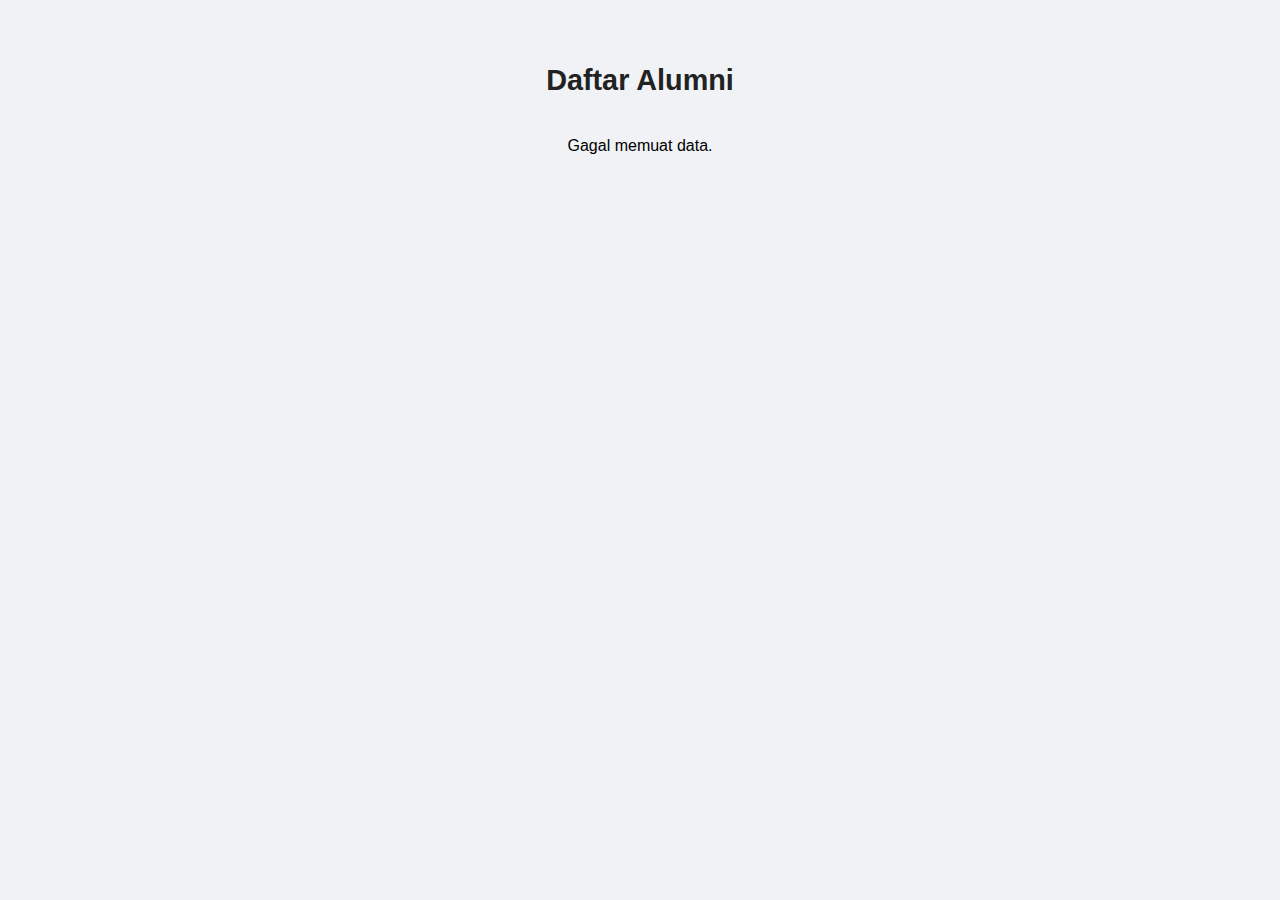
<file: struktur-organisasi-kelas-6.html>
<!DOCTYPE html>
<html lang="id">
<head>
  <meta charset="UTF-8">
  <title>Kartu Alumni</title>
  <meta name="viewport" content="width=device-width, initial-scale=1">
  <style>
    body {
      font-family: 'Segoe UI', sans-serif;
      background-color: #f0f2f5;
      margin: 0;
      padding: 40px 20px;
    }

    .al-title {
      text-align: center;
      margin-bottom: 40px;
      color: #222;
      font-size: 1.8em;
    }

    .al-container {
      display: flex;
      flex-wrap: wrap;
      gap: 20px;
      justify-content: center;
    }

    .al-card {
      background-color: #fff;
      border-radius: 12px;
      box-shadow: 0 8px 20px rgba(0, 0, 0, 0.08);
      width: 260px;
      padding: 20px;
      text-align: center;
      transition: transform 0.3s ease, box-shadow 0.3s ease;
    }

    .al-card:hover {
      transform: translateY(-6px);
      box-shadow: 0 12px 30px rgba(0, 0, 0, 0.12);
    }

    .al-card-img {
      width: 80px;
      height: 80px;
      object-fit: cover;
      border-radius: 50%;
      margin-bottom: 12px;
      background-color: #ddd;
    }

    .al-card-name {
      margin: 0;
      font-size: 1.2em;
      color: #333;
    }

    .al-card-class {
      display: block;
      margin-top: 6px;
      font-weight: bold;
      color: #666;
    }

    .al-card-text {
      margin-top: 10px;
      font-size: 0.95em;
      color: #444;
    }

    /* Responsive */
    @media screen and (max-width: 600px) {
      .al-card {
        width: 90%;
      }

      .al-card-img {
        width: 70px;
        height: 70px;
      }

      .al-card-name {
        font-size: 1.1em;
      }

      .al-card-text {
        font-size: 0.9em;
      }
    }
  </style>
</head>
<body>
  <h2 class="al-title">Daftar Alumni</h2>
  <div id="output" class="al-container">Memuat data...</div>

  <script>
    const sheetID = "2PACX-1vTUiRo_wYcHtxpq6sIUt45gHdyVppVKLubFR26YfvzKUtrM9yS0T29tTPHaDdvx5WsHtywHE3yDB3qg"; // Ganti sesuai spreadsheet kamu
    const sheetName = "Sheet1";
    const url = `https://docs.google.com/spreadsheets/d/${sheetID}/gviz/tq?tqx=out:json&sheet=${sheetName}&nocache=${Date.now()}`;

    fetch(url)
      .then(res => res.text())
      .then(text => {
        const json = JSON.parse(text.substr(47).slice(0, -2));
        const rows = json.table.rows;

        let html = "";
        rows.forEach(row => {
          const A  = row.c[0]?.v || "";
          const B = row.c[1]?.v || "";
          const C   = row.c[2]?.v || "";

          let img = "https://placehold.co/80";
          const rawImg = row.c[3]?.v?.trim();
          if (rawImg && rawImg.length > 5 && rawImg.startsWith("http")) {
            img = rawImg;
          }

          html += `
            <div class="al-card">
              <img src="${img}" alt="Foto ${A}" class="al-card-img">
              <h1 class="al-card-name">${B}</h1>
              <span class="al-card-class">Kelas ${C}</span>
              <p class="al-card-text">${C}</p>
            </div>
          `;
        });

        document.getElementById("output").innerHTML = html;
      })
      .catch(err => {
        console.error("Gagal fetch:", err);
        document.getElementById("output").innerText = "Gagal memuat data.";
      });
  </script>
</body>
</html>
</file>
<file: soal/quizStyle.css>
/* Mengatur box-sizing secara global untuk model kotak yang konsisten */
html {
/*    box-sizing: border-box;
}
*, *::before, *::after {
    box-sizing: inherit;
}

/* Pengaturan Body dihapus agar tidak bertabrakan dengan tema utama */
/* body {
    font-family: 'Inter', sans-serif;
    background-color: #f8fafc;
    min-height: 100vh;
    display: flex;
    align-items: center;
    justify-content: center;
    padding: 2rem;
    margin: 0;
} */

/* Layout and Container */
.soal-container-main {
    max-width: 896px; /* max-w-4xl (56rem * 16px/rem) */
    width: 100%; /* Memastikan lebar responsif */
    margin: 0 auto;
    padding: 2rem; /* Padding kontainer utama */
    background-color: #ffffff;
    border-radius: 0.75rem; /* rounded-xl */
    box-shadow: 0 10px 15px -3px rgba(0, 0, 0, 0.1), 0 4px 6px -2px rgba(0, 0, 0, 0.05); /* shadow-lg */
    border: 1px solid #e2e8f0;
}

/* Headings */
.soal-quiz-title {
    /* font-size dan font-weight dihapus agar mengikuti tema utama */
    /* font-size: 2.25rem; */
    /* font-weight: 800; */
    text-align: center;
    color: #1f2937; /* gray-800 */
    margin-bottom: 2.5rem; /* mb-10 */
}

.soal-question-heading {
    /* font-size dan font-weight dihapus agar mengikuti tema utama */
    /* font-size: 1.5rem; */
    /* font-weight: 700; */
    color: #374151; /* gray-700 */
    margin-bottom: 1rem; /* mb-4 */
}

/* Text styles */
.soal-text-base-color {
    color: #6b7280; /* gray-500 */
}

.soal-text-center {
    text-align: center;
}

.soal-text-sm {
    /* font-size dihapus agar mengikuti tema utama */
    /* font-size: 0.875rem; */
}

.soal-text-lg {
    /* font-size dihapus agar mengikuti tema utama */
    /* font-size: 1.125rem; */
}

.soal-text-gray-700 {
    color: #374151;
}

.soal-text-gray-800 {
    color: #1f2937;
}

.soal-text-gray-500 {
    color: #6b7280;
}

.soal-text-gray-400 {
    color: #9ca3af;
}

/* Font-weight dihapus agar mengikuti tema utama */
/* .soal-font-extrabold {
    font-weight: 800;
}

.soal-font-bold {
    font-weight: 700;
}

.soal-font-medium {
    font-weight: 500;
}

.soal-font-semibold {
    font-weight: 600;
} */

/* Spacing */
.soal-mb-10 {
    margin-bottom: 2.5rem;
}

.soal-mb-6 {
    margin-bottom: 1.5rem;
}

.soal-mb-4 {
    margin-bottom: 1rem;
}

.soal-mt-2 {
    margin-top: 0.5rem;
}

.soal-mt-4 {
    margin-top: 1rem;
}

.soal-mt-6 {
    margin-top: 1.5rem;
}

.soal-mt-10 {
    margin-top: 2.5rem;
}

.soal-ml-4 {
    margin-left: 1rem;
}

.soal-py-3 {
    padding-top: 0.75rem;
    padding-bottom: 0.75rem;
}

.soal-px-4 {
    padding-left: 1rem;
    padding-right: 1rem;
}

.soal-p-6 {
    padding: 1.5rem;
}

.soal-p-2 {
    padding: 0.5rem;
}

/* Boxes and Cards */
.soal-quiz-section {
    margin-bottom: 3rem; /* Jarak antar soal */
    padding: 1.5rem; /* Padding di dalam setiap bagian soal */
    background-color: #ffffff;
    border-radius: 0.5rem;
    box-shadow: 0 1px 2px 0 rgba(0, 0, 0, 0.05);
    border: 1px solid #e2e8f0;
}

.soal-feedback-box {
    display: none;
    transition: all 0.3s ease-in-out;
    margin-top: 1.5rem;
    padding: 1rem;
    border-radius: 0.5rem;
    color: #1f2937;
    border-width: 1px;
    border-style: solid;
}

.soal-feedback-box.soal-bg-green-100 {
    background-color: #d1fae5;
    border-color: #34d399;
    color: #047857;
}

.soal-feedback-box.soal-bg-red-100 {
    background-color: #fee2e2;
    border-color: #ef4444;
    color: #b91c1c;
}

/* Lists */
.soal-ordered-list {
    list-style-type: decimal;
    list-style-position: inside;
    margin-left: 1rem;
    margin-top: 0.5rem;
    margin-bottom: 0.25rem;
}

.soal-ordered-list-item {
    margin-bottom: 0.25rem;
}

.soal-space-y-3 > *:not(:first-child) {
    margin-top: 0.75rem; /* space-y-3 */
}

/* Answer Lists - Remove default bullet points and add margin-top */
.soal-answer-list {
    list-style: none;
    padding: 0;
    margin: 0;
    margin-top: 1.5rem; /* Menambahkan margin-top di sini */
}

/* Answer Items (for single/multiple choice) */
.soal-answer-item {
    border: 1px solid #e2e8f0;
    transition: all 0.2s ease-in-out;
    box-shadow: 0 1px 2px 0 rgba(0, 0, 0, 0.05);
    padding: 0.75rem; /* p-3 */
    background-color: #ffffff;
    border-radius: 0.5rem;
    cursor: pointer;
    text-align: left;
    width: 100%; /* Ini akan bekerja dengan box-sizing: border-box */
}

.soal-answer-item:hover:not(.selected):not(.disabled) {
    background-color: #eff6ff;
    border-color: #93c5fd;
    box-shadow: 0 4px 6px -1px rgba(0, 0, 0, 0.1), 0 2px 4px -1px rgba(0, 0, 0, 0.06);
}

.soal-answer-item.selected {
    background-color: #e0f2fe;
    border-color: #60a5fa;
    box-shadow: 0 2px 4px -1px rgba(0, 0, 0, 0.1), 0 1px 2px -1px rgba(0, 0, 0, 0.06);
}

.soal-answer-item.correct {
    border-color: #34d399;
    background-color: #d1fae5;
    /* font-weight dihapus */
}

.soal-answer-item.incorrect {
    border-color: #ef4444;
    background-color: #fee2e2;
    /* font-weight dihapus */
}

.soal-answer-item.disabled {
    cursor: not-allowed;
    opacity: 0.8;
}

/* Table styles for True/False */
.soal-overflow-x-auto {
    overflow-x: auto;
}

.soal-quiz-table {
    min-width: 100%;
    background-color: #ffffff;
    border: 1px solid #e2e8f0;
    border-radius: 0.5rem;
    border-collapse: collapse;
}

.soal-table-header {
    padding: 0.75rem 1rem;
    background-color: #f9fafb;
    text-align: left;
    /* font-size dan font-weight dihapus */
    /* font-size: 0.75rem; */
    /* font-weight: 500; */
    color: #6b7280;
    text-transform: uppercase;
    letter-spacing: 0.05em;
    border-bottom: 1px solid #e2e8f0;
}

.soal-table-cell {
    padding: 0.75rem 1rem;
    border-bottom: 1px solid #e2e8f0;
    color: #374151;
}

.soal-statement-row:last-child .soal-table-cell {
    border-bottom: none;
}

.soal-tf-option {
    padding: 0.5rem;
    width: 50%;
    border-radius: 0.5rem;
    border: 1px solid #d1d5db;
    transition: all 0.15s ease-in-out;
    cursor: pointer;
    background-color: #ffffff;
    /* font-size dan line-height dihapus */
    /* font-size: 0.875rem; */
    /* line-height: 1.25rem; */
}

.soal-tf-option:hover:not(.selected):not(.disabled) {
    background-color: #eff6ff;
    border-color: #93c5fd;
}

.soal-tf-option.selected {
    background-color: #e0f2fe;
    border-color: #60a5fa;
    /* font-weight dihapus */
}

.soal-tf-option.correct {
    background-color: #d1fae5;
    border-color: #34d399;
    /* font-weight dihapus */
}

.soal-tf-option.incorrect {
    background-color: #fee2e2;
    border-color: #ef4444;
    /* font-weight dihapus */
}

.soal-tf-option.disabled {
    cursor: not-allowed;
    opacity: 0.8;
}

/* Flexbox utilities */
.soal-flex {
    display: flex;
}

.soal-justify-center {
    justify-content: center;
}

.soal-space-x-2 > *:not(:first-child) {
    margin-left: 0.5rem;
}

/* Custom button color */
.soal-btn-custom-purple {
    background-color: #7579E7;
    width: 100%;
    padding: 1rem;
    color: #ffffff;
    /* font-weight dihapus */
    /* font-weight: 700; */
    border-radius: 0.5rem;
    box-shadow: 0 4px 6px -1px rgba(0, 0, 0, 0.1), 0 2px 4px -1px rgba(0, 0, 0, 0.06);
    transition: background-color 0.2s ease-in-out, opacity 0.2s ease-in-out;
    margin-top: 1.5rem;
    border: none;
    cursor: pointer;
}

.soal-btn-custom-purple:hover:not([disabled]) {
    background-color: #6569D7;
    opacity: 0.9;
}

.soal-btn-custom-purple[disabled] {
    opacity: 0.7;
    cursor: not-allowed;
}
</file>
